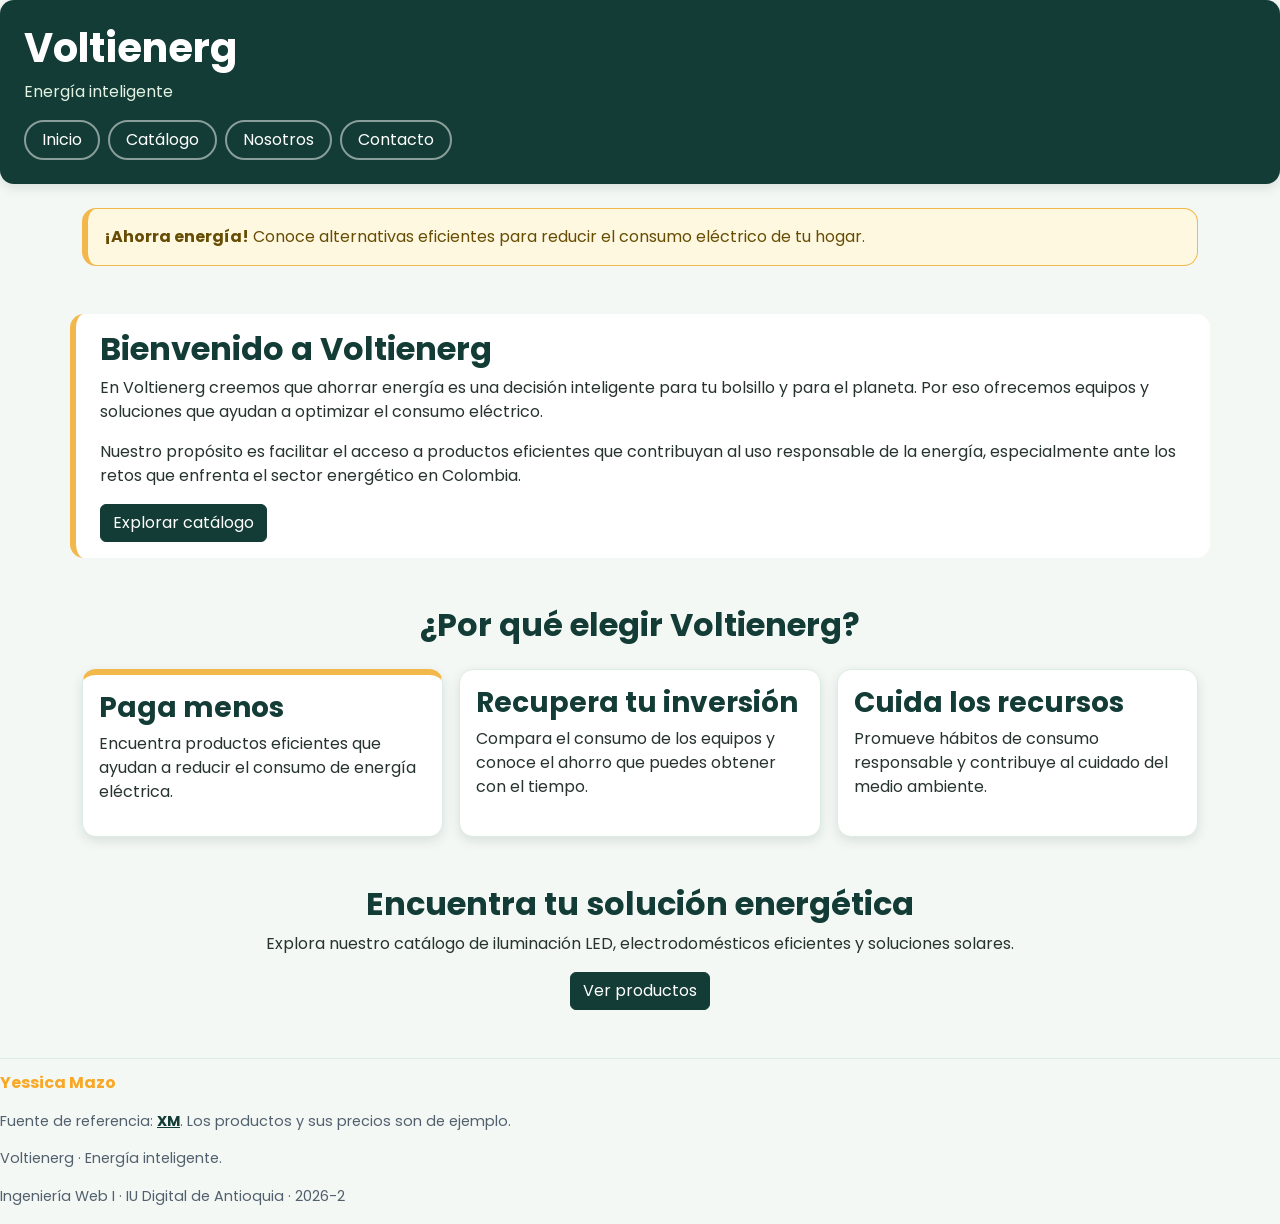
<file: index.html>
<!DOCTYPE html>
<html lang="es">
<head>
    <meta charset="UTF-8">
    <meta name="viewport" content="width=device-width, initial-scale=1.0">

    <title>Voltienerg | Energía inteligente</title>

    <!-- Bootstrap -->
    <link
        href="https://cdn.jsdelivr.net/npm/bootstrap@5.3.3/dist/css/bootstrap.min.css"
        rel="stylesheet"
    >

    <!-- Google Fonts -->
    <link rel="preconnect" href="https://fonts.googleapis.com">
    <link rel="preconnect" href="https://fonts.gstatic.com" crossorigin>
    <link
        href="https://fonts.googleapis.com/css2?family=Poppins:wght@300;400;500;600;700&display=swap"
        rel="stylesheet"
    >

    <!-- Estilos propios -->
    <link rel="stylesheet" href="css/estilos.css">
</head>

<body>

    <!-- Encabezado -->
    <header class="encabezado">
        <h1>Voltienerg</h1>
        <p>Energía inteligente</p>

        <!-- Menú de navegación -->
        <nav class="menu">
            <a href="index.html">Inicio</a>
            <a href="catalogo.html">Catálogo</a>
            <a href="nosotros.html">Nosotros</a>
            <a href="contacto.html">Contacto</a>
        </nav>
    </header>

    <!-- Contenido principal -->
    <main>

        <!-- Aviso destacado -->
        <section class="container my-4">
    <h2 class="visually-hidden">Aviso de ahorro energético</h2>

    <div class="alert alert-warning" role="alert">
        <strong>¡Ahorra energía!</strong>
        Conoce alternativas eficientes para reducir el consumo
        eléctrico de tu hogar.
    </div>
</section>

        <!-- Introducción -->
        <section id="intro" class="container my-5">
            <h2>Bienvenido a Voltienerg</h2>

            <p>
                En Voltienerg creemos que ahorrar energía es una decisión
                inteligente para tu bolsillo y para el planeta.
                Por eso ofrecemos equipos y soluciones que ayudan a
                optimizar el consumo eléctrico.
            </p>

            <p>
                Nuestro propósito es facilitar el acceso a productos
                eficientes que contribuyan al uso responsable de la energía,
                especialmente ante los retos que enfrenta el sector
                energético en Colombia.
            </p>

            <a href="catalogo.html" class="btn btn-primary">
                Explorar catálogo
            </a>
        </section>

        <!-- Beneficios -->
        <section class="container my-5">
            <h2 class="text-center mb-4">¿Por qué elegir Voltienerg?</h2>

            <div class="tarjetas">

                <article class="tarjeta">
                    <h3>Paga menos</h3>
                    <p>
                        Encuentra productos eficientes que ayudan a reducir
                        el consumo de energía eléctrica.
                    </p>
                </article>

                <article class="tarjeta">
                    <h3>Recupera tu inversión</h3>
                    <p>
                        Compara el consumo de los equipos y conoce el ahorro
                        que puedes obtener con el tiempo.
                    </p>
                </article>

                <article class="tarjeta">
                    <h3>Cuida los recursos</h3>
                    <p>
                        Promueve hábitos de consumo responsable y contribuye
                        al cuidado del medio ambiente.
                    </p>
                </article>

            </div>
        </section>

        <!-- Invitación al catálogo -->
        <section class="container text-center my-5">
            <h2>Encuentra tu solución energética</h2>

            <p>
                Explora nuestro catálogo de iluminación LED,
                electrodomésticos eficientes y soluciones solares.
            </p>

            <a href="catalogo.html" class="btn btn-primary">
                Ver productos
            </a>
        </section>

    </main>

    <!-- Pie de página: un solo footer -->
    <footer class="pie">

        <p class="responsable">Yessica Mazo</p>

        <p>
            Fuente de referencia:
            <a
                href="https://www.xm.com.co"
                target="_blank"
                rel="noopener noreferrer"
            >XM</a>.
            Los productos y sus precios son de ejemplo.
        </p>

        <p>Voltienerg · Energía inteligente.</p>

        <p>Ingeniería Web I · IU Digital de Antioquia · 2026-2</p>

    </footer>

    <!-- Bootstrap JavaScript -->
    <script
        src="https://cdn.jsdelivr.net/npm/bootstrap@5.3.3/dist/js/bootstrap.bundle.min.js"
    ></script>

</body>
</html>
</file>
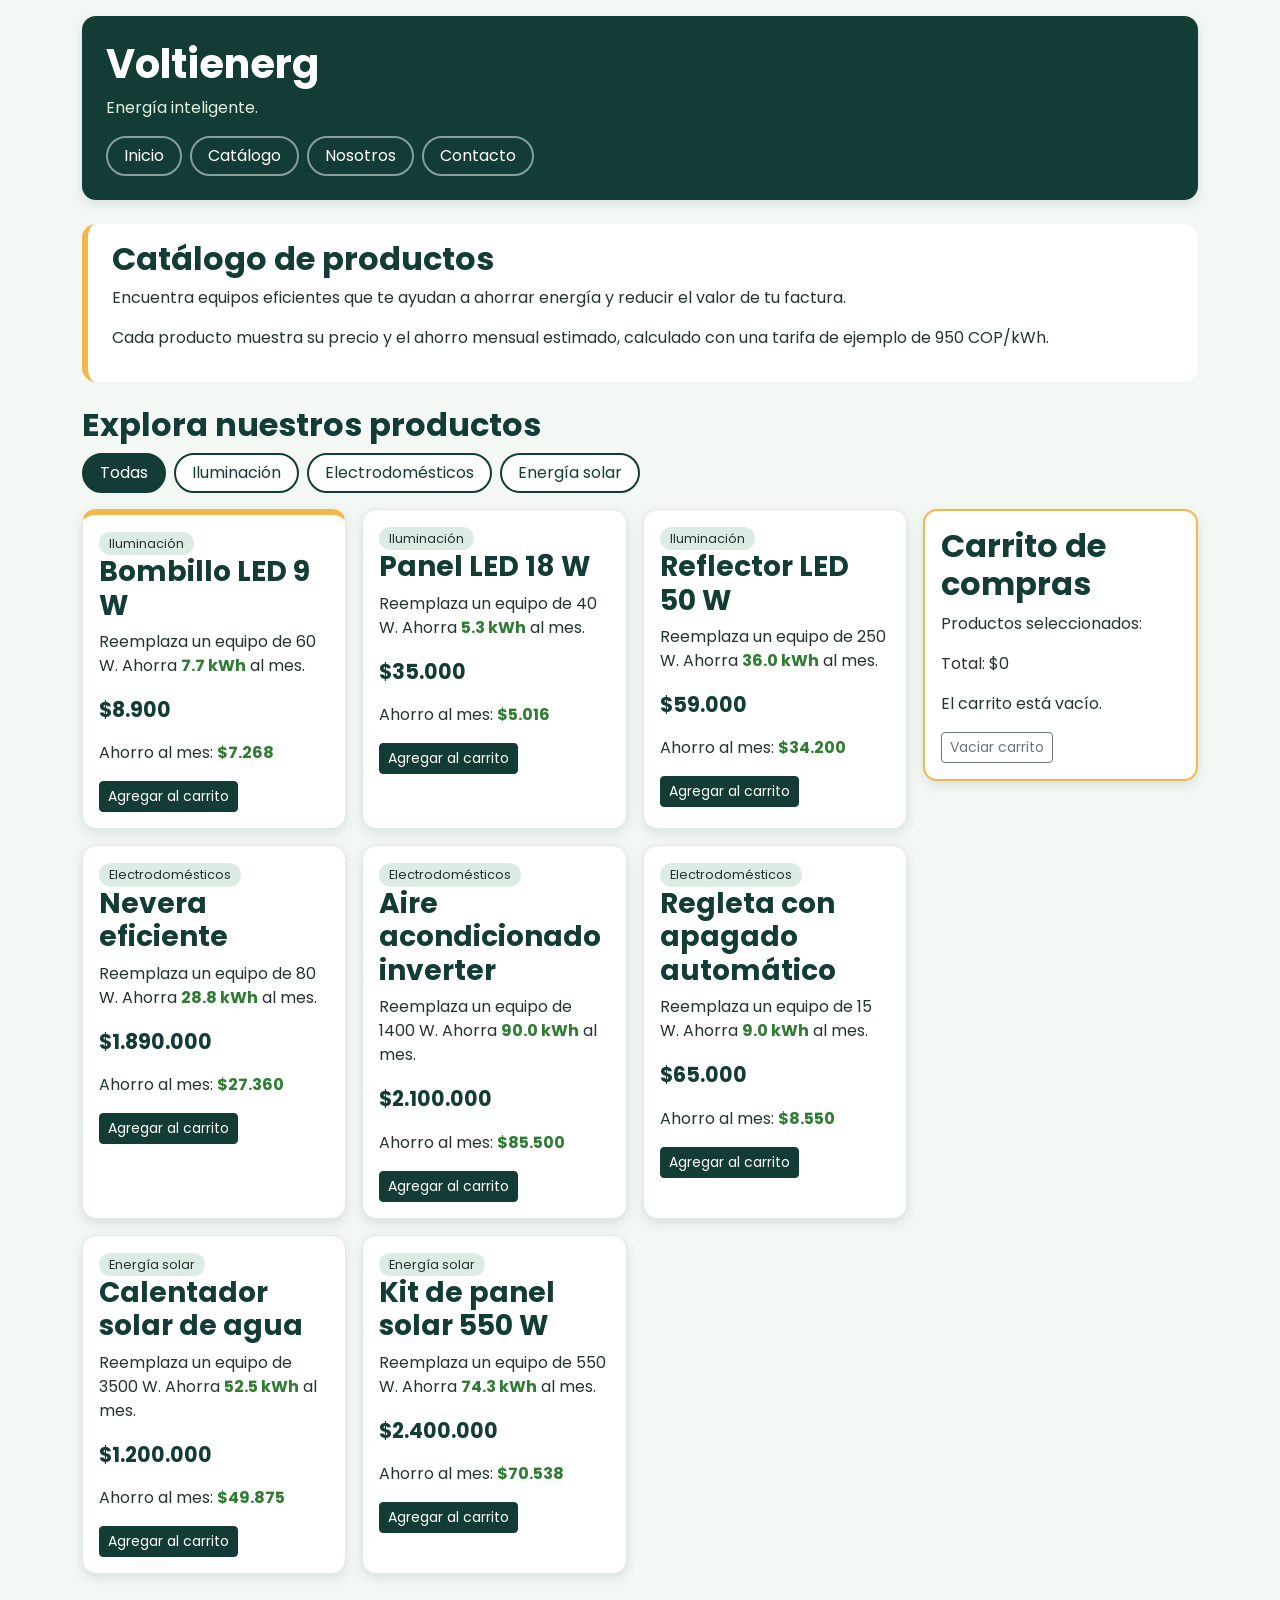
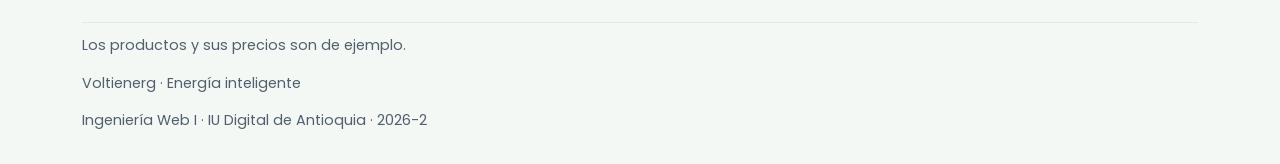
<file: catalogo.html>
<!DOCTYPE html>
    <!-- DOCTYPE: indica que esta pagina utiliza HTML5 -->
    <html lang="es">

    <head>
        <!-- Permite mostrar correctamente tildes y caracteres especiales -->
        <meta charset="UTF-8">

        <!-- Adapta la pagina al ancho de celulares y otros dispositivos -->
        <meta name="viewport" content="width=device-width, initial-scale=1.0">

        <!-- Titulo que aparece en la pestana del navegador -->
        <title>Catálogo · Voltienerg</title>

        <!-- Bootstrap: hoja de estilos externa -->
        <link rel="stylesheet" href="https://cdn.jsdelivr.net/npm/bootstrap@5.3.3/dist/css/bootstrap.min.css">

        <!-- Conexion con Google Fonts para utilizar Poppins -->
        <link rel="preconnect" href="https://fonts.googleapis.com">
        <link rel="preconnect" href="https://fonts.gstatic.com" crossorigin>

        <!-- Fuente Poppins -->
        <link rel="stylesheet" href="https://fonts.googleapis.com/css2?family=Poppins:wght@400;700&display=swap">

        <!-- Hoja de estilos propia de Voltienerg -->
        <link rel="stylesheet" href="css/estilos.css">

        <!-- Archivo JavaScript del catalogo y carrito.
            defer hace que se ejecute despues de cargar el HTML -->
        <script src="js/tienda.js" defer></script>
    </head>

    <!-- Cuerpo de la pagina -->
    <body class="container py-3">

        <!-- ENCABEZADO -->
        <header class="encabezado">

            <!-- Nombre de la tienda -->
            <h1>Voltienerg</h1>

            <!-- Eslogan -->
            <p>Energía inteligente.</p>

            <!-- Menu de navegacion -->
            <nav class="menu">
                <a href="index.html">Inicio</a>
                <a href="catalogo.html">Catálogo</a>
                <a href="nosotros.html">Nosotros</a>
                <a href="contacto.html">Contacto</a>
            </nav>

        </header>

        <!-- CONTENIDO PRINCIPAL -->
        <main>

            <!-- Titulo y descripcion del catalogo -->
            <section id="intro">
                <h2>Catálogo de productos</h2>
                <p>
                    Encuentra equipos eficientes que te ayudan a ahorrar energía
                    y reducir el valor de tu factura.
                </p>
                <p>
                    Cada producto muestra su precio y el ahorro mensual estimado,
                    calculado con una tarifa de ejemplo de 950 COP/kWh.
                </p>
            </section>

            <!-- FILTROS POR CATEGORIA -->
            <section aria-label="Filtros de productos">

                <h2>Explora nuestros productos</h2>

                <div class="filtros">

                    <!-- Muestra todos los productos -->
                    <button class="filtro activo" data-categoria="todas">
                        Todas
                    </button>

                    <!-- Muestra productos de iluminacion -->
                    <button class="filtro" data-categoria="iluminacion">
                        Iluminación
                    </button>

                    <!-- Muestra electrodomesticos -->
                    <button class="filtro" data-categoria="electrodomesticos">
                        Electrodomésticos
                    </button>

                    <!-- Muestra productos solares -->
                    <button class="filtro" data-categoria="solar">
                        Energía solar
                    </button>

                </div>

            </section>

            <!-- CATALOGO Y CARRITO -->
            <div class="catalogo">

                <!-- CONTENEDOR DE PRODUCTOS -->
                <!-- JavaScript genera aqui las tarjetas -->
                <section aria-label="Lista de productos">

                    <div id="productos" class="tarjetas">
                        <!-- Los productos se cargan mediante JavaScript -->
                    </div>

                </section>

                <!-- CARRITO DE COMPRAS -->
                <aside id="carrito">

                    <h2>Carrito de compras</h2>

                    <p>Productos seleccionados:</p>

                    <!-- Lista que JavaScript actualiza -->
                    <ul id="lista-carrito"></ul>

                    <!-- Total de la compra -->
                    <p id="total">Total: $0</p>

                    <!-- Ahorro mensual estimado -->
                    <p id="ahorro">El carrito está vacío.</p>

                    <!-- Boton para eliminar todos los productos -->
                    <button id="vaciar" class="btn btn-outline-secondary btn-sm">
                        Vaciar carrito
                    </button>

                </aside>

            </div>

        </main>

        <!-- PIE DE PAGINA -->
        <footer class="pie">

            <p>
                Los productos y sus precios son de ejemplo.
            </p>

            <p>
                Voltienerg · Energía inteligente
            </p>

            <p>
                Ingeniería Web I · IU Digital de Antioquia · 2026-2
            </p>

        </footer>

    </body>
    </html>
</file>
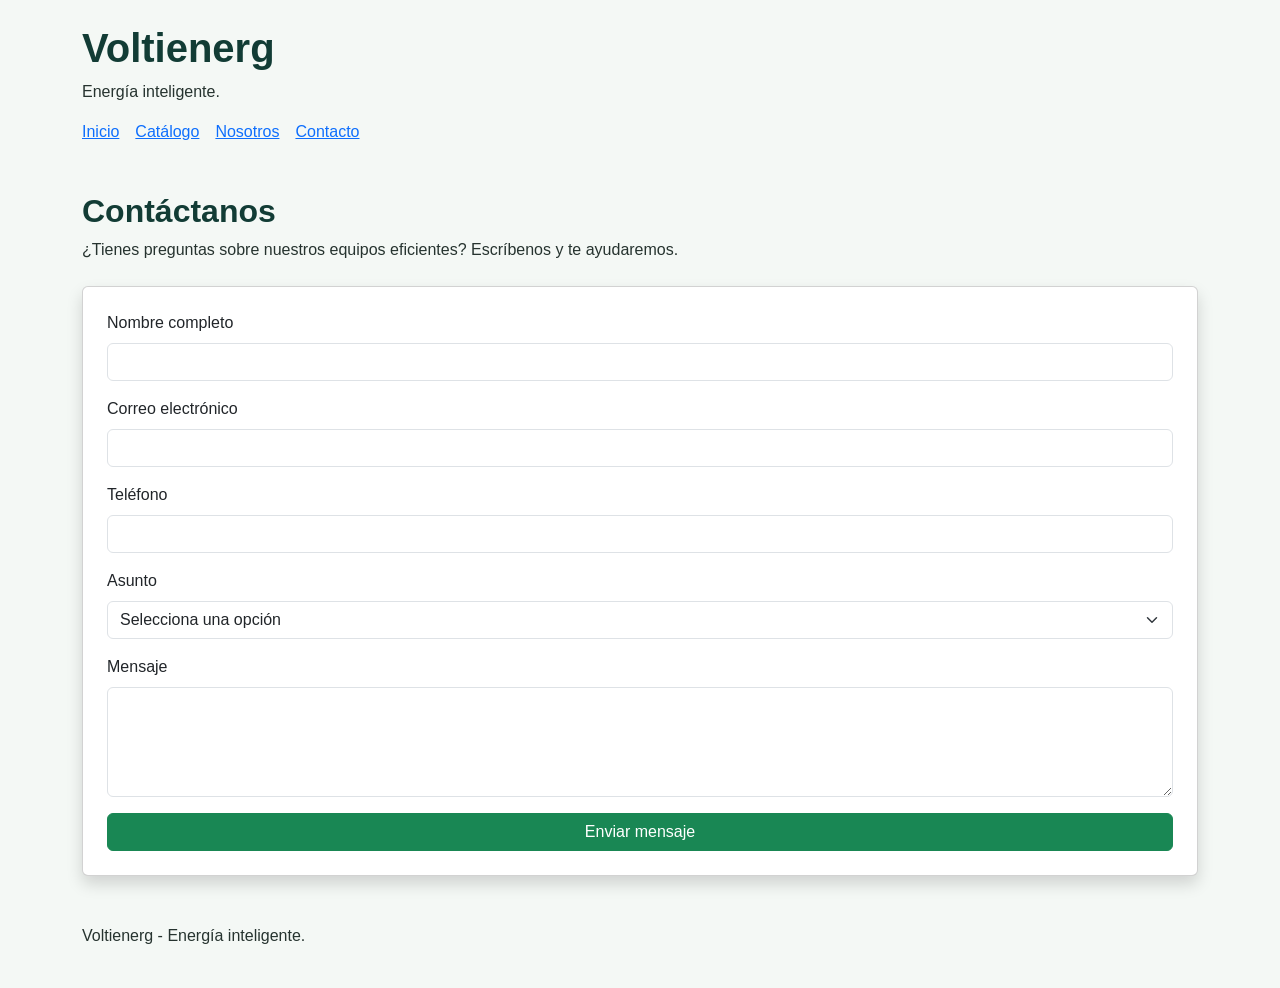
<file: contacto.html>
<!DOCTYPE html>
<html lang="es">
<head>
    <meta charset="UTF-8">
    <meta name="viewport" content="width=device-width, initial-scale=1.0">
    <title>Voltienerg | Contacto</title>

    <link rel="stylesheet" href="https://cdn.jsdelivr.net/npm/bootstrap@5.3.3/dist/css/bootstrap.min.css">
    <link rel="stylesheet" href="css/estilos.css">
</head>

<body>

    <header class="container py-4">
        <h1>Voltienerg</h1>
        <p>Energía inteligente.</p>

        <nav class="d-flex flex-wrap gap-3">
            <a href="index.html">Inicio</a>
            <a href="catalogo.html">Catálogo</a>
            <a href="nosotros.html">Nosotros</a>
            <a href="contacto.html">Contacto</a>
        </nav>
    </header>

    <main class="container py-4">
        <section class="mb-4">
            <h2>Contáctanos</h2>
            <p>
                ¿Tienes preguntas sobre nuestros equipos eficientes?
                Escríbenos y te ayudaremos.
            </p>
        </section>

        <form class="card shadow p-4" action="#" method="post">

            <div class="mb-3">
                <label for="nombre" class="form-label">Nombre completo</label>
                <input type="text" class="form-control" id="nombre"
                    name="nombre" required>
            </div>

            <div class="mb-3">
                <label for="correo" class="form-label">Correo electrónico</label>
                <input type="email" class="form-control" id="correo"
                    name="correo" required>
            </div>

            <div class="mb-3">
                <label for="telefono" class="form-label">Teléfono</label>
                <input type="tel" class="form-control" id="telefono"
                    name="telefono" required>
            </div>

            <div class="mb-3">
                <label for="asunto" class="form-label">Asunto</label>
                <select class="form-select" id="asunto" name="asunto" required>
                    <option value="">Selecciona una opción</option>
                    <option value="productos">Información de productos</option>
                    <option value="precios">Precios</option>
                    <option value="asesoria">Asesoría</option>
                    <option value="otro">Otro</option>
                </select>
            </div>

            <div class="mb-3">
                <label for="mensaje" class="form-label">Mensaje</label>
                <textarea class="form-control" id="mensaje"
                    name="mensaje" rows="4" required></textarea>
            </div>

            <button type="submit" class="btn btn-success">
                Enviar mensaje
            </button>

        </form>
    </main>

    <footer class="container py-4">
        <p>Voltienerg - Energía inteligente.</p>
    </footer>

</body>
</html>
</file>
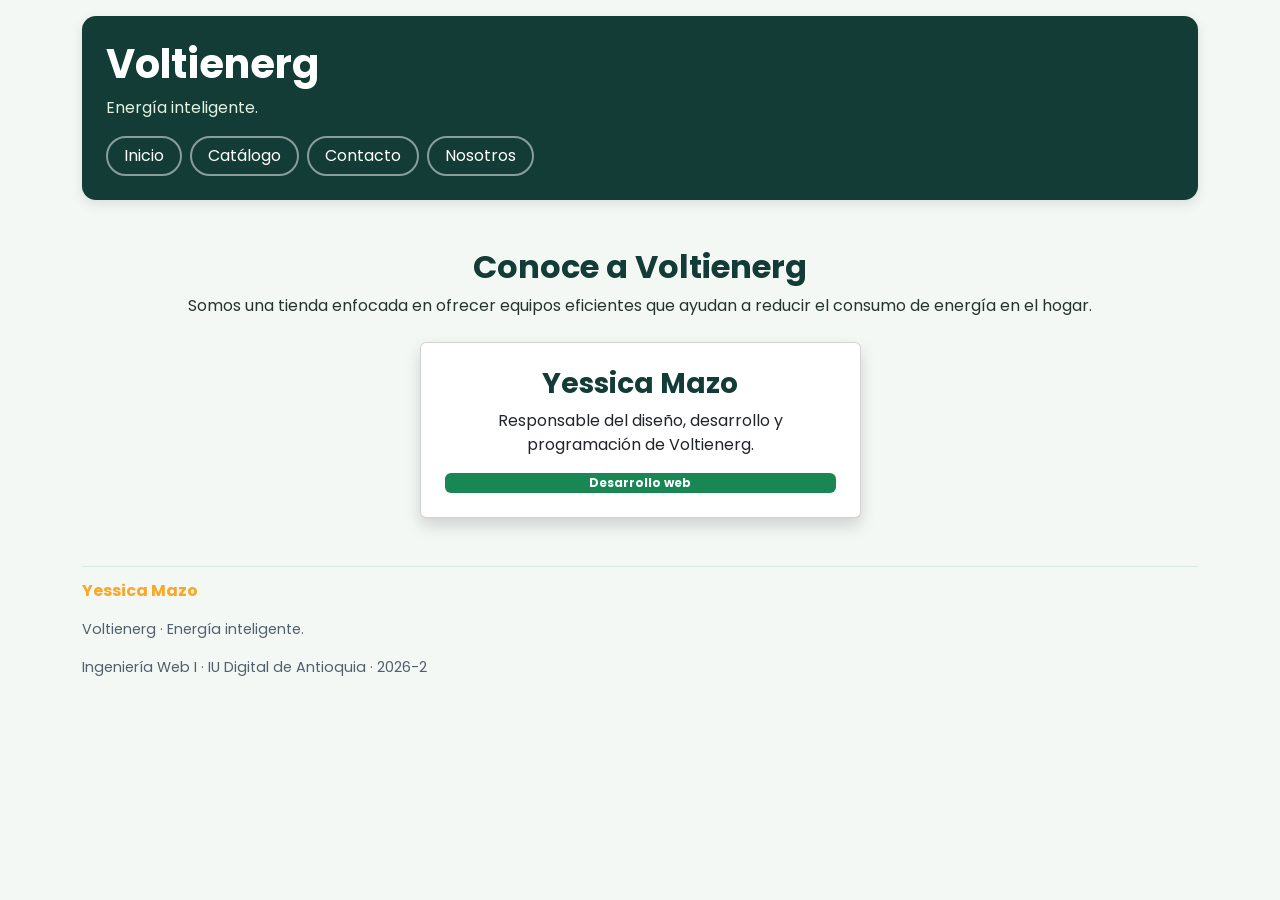
<file: nosotros.html>
<!DOCTYPE html>
<html lang="es">

<head>
    <meta charset="UTF-8">
    <meta name="viewport" content="width=device-width, initial-scale=1.0">

    <title>Voltienerg: Energía inteligente</title>

    <!-- Bootstrap -->
    <link rel="stylesheet" href="https://cdn.jsdelivr.net/npm/bootstrap@5.3.3/dist/css/bootstrap.min.css">

    <!-- Google Fonts: Poppins -->
    <link rel="preconnect" href="https://fonts.googleapis.com">
    <link rel="preconnect" href="https://fonts.gstatic.com" crossorigin>
    <link rel="stylesheet" href="https://fonts.googleapis.com/css2?family=Poppins:wght@400;700&display=swap">

    <!-- Estilos propios -->
    <link rel="stylesheet" href="css/estilos.css">
</head>

<body class="container py-3">

    <!-- Encabezado -->
    <header class="encabezado">
        <h1>Voltienerg</h1>
        <p>Energía inteligente.</p>

        <!-- Menú de navegación -->
        <nav class="menu">
            <a href="index.html">Inicio</a>
            <a href="catalogo.html">Catálogo</a>
            <a href="contacto.html">Contacto</a>
            <a href="nosotros.html">Nosotros</a>
        </nav>
    </header>

    <!-- Contenido principal -->
    <main class="container py-4">

        <section class="text-center mb-4">
            <h2>Conoce a Voltienerg</h2>

            <p>
                Somos una tienda enfocada en ofrecer equipos eficientes
                que ayudan a reducir el consumo de energía en el hogar.
            </p>
        </section>

        <section class="row justify-content-center">
            <h2 class="visually-hidden">Responsable del desarrollo</h2>

            <div class="col-md-6 col-lg-5">
                <div class="card shadow text-center p-4">
                    <h3>Yessica Mazo</h3>

                    <p>
                        Responsable del diseño, desarrollo y
                        programación de Voltienerg.
                    </p>

                    <span class="badge text-bg-success">
                        Desarrollo web
                    </span>
                </div>
            </div>
        </section>

    </main>

    <!-- Pie de página -->
    <footer class="pie">
        <p class="responsable">Yessica Mazo</p>
        <p>Voltienerg · Energía inteligente.</p>
        <p>Ingeniería Web I · IU Digital de Antioquia · 2026-2</p>
    </footer>

</body>
</html>
</file>
<file: css/estilos.css>
:root {
  --color-principal: #123C35;
  --color-acento: #F2B84B;
  --color-suave: #DCEBE3;
}

body {
  font-family: "Poppins", Arial, sans-serif;
  background-color: #F4F8F5;
  color: #26332F;
}

h1, h2, h3 {
  color: #123C35;
  font-weight: 700;
}

.encabezado {
  background-color: #123C35;
  margin-bottom: 24px;
  padding: 24px;
  border-radius: 14px;
  box-shadow: 0 4px 12px rgba(18, 60, 53, 0.12);
}
.encabezado h1 {
  color: white;
}
.encabezado p {
  color: #E3F2E3;
}
@media (max-width: 576px) {
  .encabezado {
    padding: 16px;
  }
  .encabezado h1 {
    font-size: 1.6rem;
  }
}

#intro {
  background-color: white;
  padding: 16px 24px;
  margin-bottom: 24px;
  border-left: 6px solid #F2B84B;
  border-radius: 14px;
}

.menu {
  display: flex;
  flex-wrap: wrap;
  gap: 8px;
}
@media (max-width: 576px) {
  .menu {
    flex-direction: column;
  }
}
.menu > a {
  color: white;
  text-decoration: none;
  padding: 6px 16px;
  border: 2px solid rgba(255, 255, 255, 0.5);
  border-radius: 999px;
  transition: background-color 0.3s, color 0.3s;
}
.menu > a:hover {
  background-color: white;
  color: #123C35;
}
.menu > a:focus {
  outline: 3px solid #F2B84B;
}

.tarjetas {
  display: grid;
  grid-template-columns: repeat(3, 1fr);
  gap: 16px;
  margin-bottom: 24px;
}
@media (max-width: 992px) {
  .tarjetas {
    grid-template-columns: repeat(2, 1fr);
  }
}
@media (max-width: 576px) {
  .tarjetas {
    grid-template-columns: 1fr;
  }
}

.tarjeta {
  background-color: white;
  border: 1px solid #DCEBE3;
  padding: 16px;
  border-radius: 14px;
  box-shadow: 0 4px 12px rgba(18, 60, 53, 0.12);
  transition: transform 0.3s;
}
.tarjeta:hover {
  transform: translateY(-6px);
}
.tarjeta:first-child {
  border-top: 6px solid #F2B84B;
}
.tarjeta p:nth-child(2) {
  min-height: 48px;
}

.precio {
  color: #123C35;
  font-size: 1.3rem;
  font-weight: 700;
}

.categoria {
  display: inline-block;
  padding: 2px 10px;
  border-radius: 999px;
  background-color: #DCEBE3;
  font-size: 0.8rem;
}

.ahorro {
  color: #2E7D32;
  font-weight: 700;
}

.filtros {
  display: flex;
  flex-wrap: wrap;
  gap: 8px;
  margin-bottom: 16px;
}

.filtro {
  border: 2px solid #123C35;
  background-color: white;
  color: #123C35;
  padding: 6px 16px;
  border-radius: 999px;
  transition: background-color 0.3s;
}
.filtro:hover, .filtro.activo {
  background-color: #123C35;
  color: white;
}

.catalogo {
  display: grid;
  grid-template-columns: 3fr 1fr;
  gap: 16px;
  align-items: start;
}
@media (max-width: 992px) {
  .catalogo {
    grid-template-columns: 1fr;
  }
}

#carrito {
  background-color: white;
  border: 2px solid #F2B84B;
  padding: 16px;
  border-radius: 14px;
  box-shadow: 0 4px 12px rgba(18, 60, 53, 0.12);
  position: sticky;
  top: 16px;
}

a[target=_blank] {
  color: #123C35;
  font-weight: 700;
}

.pie {
  margin-top: 24px;
  padding-top: 12px;
  border-top: 1px solid #DCEBE3;
  color: #52606D;
  font-size: 0.9rem;
}

.btn-primary {
  --bs-btn-bg: var(--color-principal);
  --bs-btn-border-color: var(--color-principal);
  --bs-btn-hover-bg: var(--color-acento);
  --bs-btn-hover-border-color: var(--color-acento);
  --bs-btn-hover-color: #1F2933;
}

.alert-warning {
  background-color: #FFF8E1;
  border-color: #F2B84B;
  border-left: 6px solid #F2B84B;
  border-radius: 14px;
}

/*Yessica Mazo*/
.responsable {
  color: #F9A825;
  font-weight: 700;
  font-size: 1rem;
}
</file>
